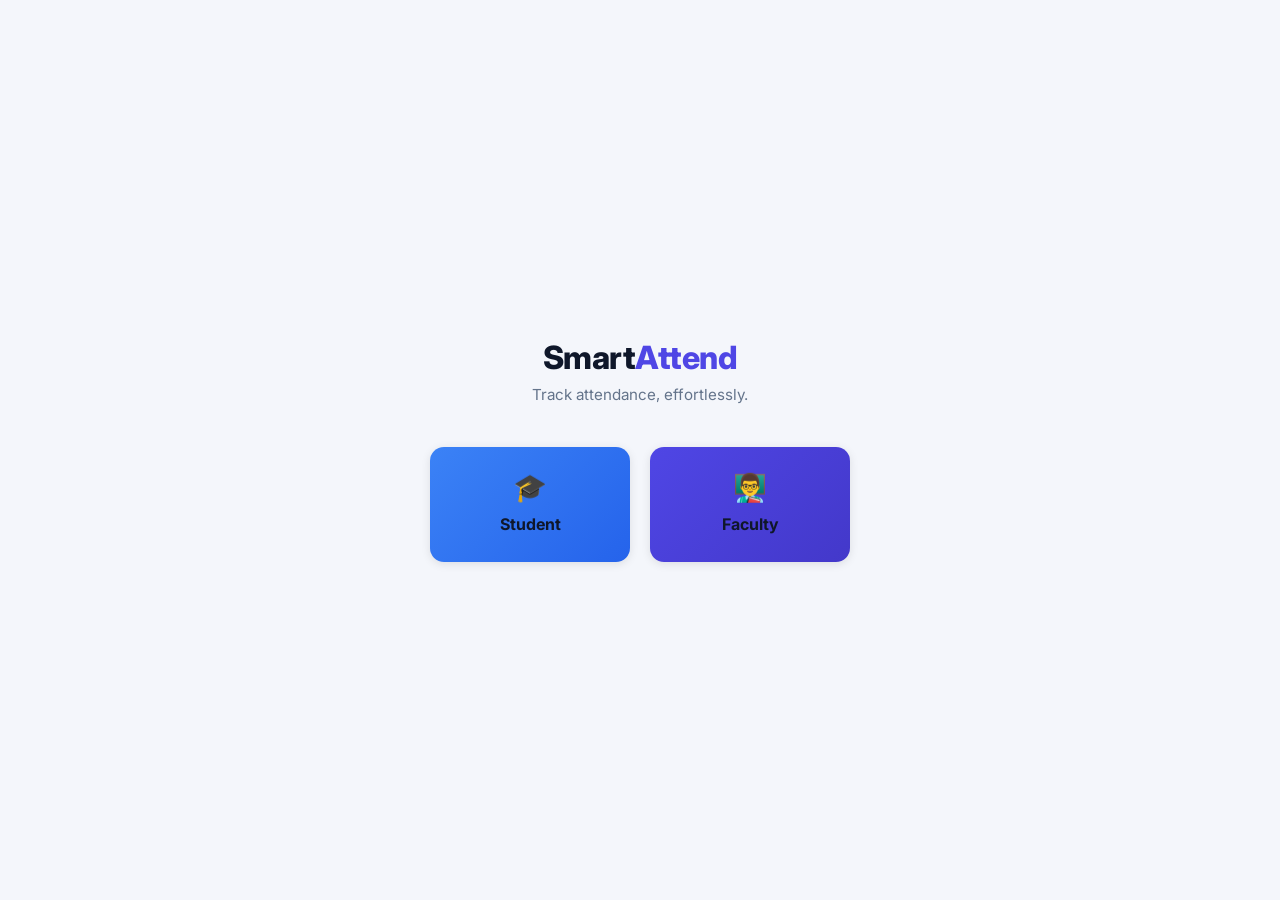
<file: index.html>
<!DOCTYPE html>
<html lang="en">

<head>
    <meta charset="UTF-8">
    <meta name="viewport" content="width=device-width, initial-scale=1.0">
    <title>Smart Attendance</title>
    <link rel="stylesheet" href="css/style.css">
    <script>
        function goLogin(role) {
            localStorage.setItem("selectedRole", role);
            window.location.href = "login.html";
        }
    </script>
</head>

<body>
    <div class="page-center">

        <div class="landing-logo">Smart<span>Attend</span></div>
        <p class="landing-sub">Track attendance, effortlessly.</p>

        <div class="role-grid">

            <div class="card blue" onclick="goLogin('student')" style="width:200px; text-align:center;">
                <span class="card-icon">🎓</span>
                <h3>Student</h3>
            </div>

            <div class="card indigo" onclick="goLogin('faculty')" style="width:200px; text-align:center;">
                <span class="card-icon">👨‍🏫</span>
                <h3>Faculty</h3>
            </div>

        </div>

    </div>
</body>

</html>
</file>
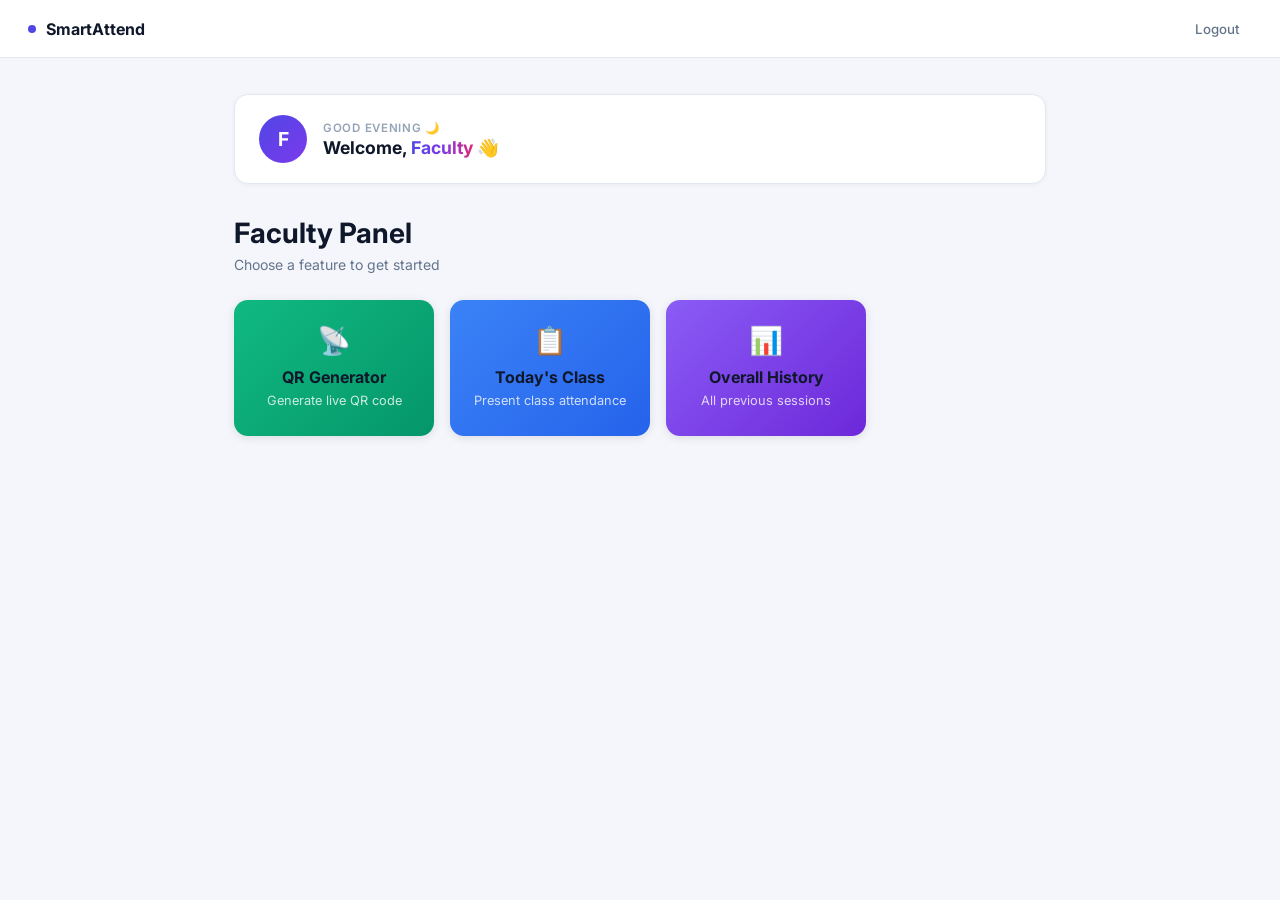
<file: faculty-dashboard.html>
<!DOCTYPE html>
<html lang="en">

<head>
    <meta charset="UTF-8">
    <meta name="viewport" content="width=device-width, initial-scale=1.0">
    <title>Faculty Panel – SmartAttend</title>
    <link rel="stylesheet" href="css/style.css">
    <script src="js/app.js" defer></script>

    <style>
        /* ── Feature panels (hidden by default) ── */
        .feature-panel {
            display: none;
            margin-top: 24px;
            animation: fadeUp 0.35s ease both;
        }

        .feature-panel.active {
            display: block;
        }

        /* ── QR display inside panel ── */
        .qr-code-box {
            font-size: 1.8rem;
            font-weight: 800;
            letter-spacing: 4px;
            color: #0f172a;
            background: #f4f6fb;
            border: 2px dashed #c7d2fe;
            border-radius: 12px;
            padding: 28px 20px;
            text-align: center;
            margin: 18px 0;
            word-break: break-all;
        }

        /* ── QR timer bar ── */
        .qr-timer-wrap {
            width: 100%;
            height: 6px;
            background: #e2e8f0;
            border-radius: 99px;
            overflow: hidden;
            margin-bottom: 8px;
        }

        @keyframes countdown {
            from {
                width: 100%;
            }

            to {
                width: 0%;
            }
        }

        .qr-timer-bar {
            height: 100%;
            background: linear-gradient(90deg, #4f46e5, #db2777);
            border-radius: 99px;
            width: 100%;
            animation: countdown 10s linear forwards;
        }

        .qr-timer-label {
            font-size: 0.75rem;
            color: #94a3b8;
            margin-bottom: 16px;
        }

        /* ── "Generate QR" action button ── */
        .action-btn {
            display: inline-flex;
            align-items: center;
            gap: 8px;
            padding: 10px 20px;
            border-radius: 9px;
            font-size: 0.875rem;
            font-weight: 600;
            cursor: pointer;
            border: none;
            font-family: 'Inter', sans-serif;
            transition: transform 0.18s, box-shadow 0.18s;
            background: #4f46e5;
            color: white;
            box-shadow: 0 2px 10px rgba(79, 70, 229, 0.25);
            width: auto;
            animation: none;
        }

        .action-btn:hover {
            transform: translateY(-2px);
            box-shadow: 0 6px 16px rgba(79, 70, 229, 0.35);
        }

        /* ── Section tab switcher ── */
        .tabs {
            display: flex;
            gap: 8px;
            margin-bottom: 24px;
            flex-wrap: wrap;
        }

        .tab-btn {
            padding: 9px 18px;
            border-radius: 9px;
            border: 1.5px solid #e2e8f0;
            background: #fff;
            font-size: 0.85rem;
            font-weight: 600;
            color: #64748b;
            cursor: pointer;
            font-family: 'Inter', sans-serif;
            transition: all 0.18s;
            animation: none;
            width: auto;
            box-shadow: none;
        }

        .tab-btn:hover {
            border-color: #4f46e5;
            color: #4f46e5;
            transform: none;
        }

        .tab-btn.active {
            background: #4f46e5;
            border-color: #4f46e5;
            color: #fff;
            box-shadow: 0 2px 10px rgba(79, 70, 229, 0.3);
        }

        /* ── Stat chips on attendance panels ── */
        .stat-row {
            display: flex;
            gap: 12px;
            flex-wrap: wrap;
            margin-bottom: 20px;
        }

        .stat-chip {
            flex: 1;
            min-width: 100px;
            background: #f8fafc;
            border: 1px solid #e2e8f0;
            border-radius: 12px;
            padding: 16px;
            text-align: center;
        }

        .stat-chip .stat-num {
            font-size: 2rem;
            font-weight: 700;
            color: #0f172a;
            line-height: 1;
        }

        .stat-chip .stat-label {
            font-size: 0.72rem;
            color: #94a3b8;
            margin-top: 4px;
            text-transform: uppercase;
            letter-spacing: 0.5px;
        }

        /* ── Session group headers in overall history ── */
        .session-header {
            background: #f1f5f9;
            font-size: 0.78rem;
            font-weight: 700;
            color: #475569;
            text-transform: uppercase;
            letter-spacing: 0.5px;
        }

        .session-header td {
            padding: 8px 16px;
            border-bottom: 1px solid #e2e8f0;
        }
    </style>
</head>

<body>

    <nav class="navbar">
        <a class="navbar-brand" href="index.html">
            <span class="dot"></span> SmartAttend
        </a>
        <div class="navbar-actions">
            <a class="navbar-link danger" href="index.html" onclick="logout()">Logout</a>
        </div>
    </nav>

    <div class="main">

        <!-- Welcome Banner -->
        <div class="welcome">
            <div class="welcome-avatar" id="avatarInitial">F</div>
            <div class="welcome-body">
                <div class="greeting" id="greetingText">Good Morning ☀️</div>
                <div class="name">Welcome, <span id="facultyName">Faculty</span> 👋</div>
            </div>
        </div>

        <!-- Section header -->
        <div class="section-header">
            <h1>Faculty Panel</h1>
            <p>Choose a feature to get started</p>
        </div>

        <!-- Feature Cards (clickable) -->
        <div class="grid" style="margin-bottom: 32px;">

            <div class="card green" onclick="showFeature('qr')" id="card-qr" style="text-align:center; width:200px;">
                <span class="card-icon">📡</span>
                <h3>QR Generator</h3>
                <p>Generate live QR code</p>
            </div>

            <div class="card blue" onclick="showFeature('present')" id="card-present"
                style="text-align:center; width:200px;">
                <span class="card-icon">📋</span>
                <h3>Today's Class</h3>
                <p>Present class attendance</p>
            </div>

            <div class="card purple" onclick="showFeature('overall')" id="card-overall"
                style="text-align:center; width:200px;">
                <span class="card-icon">📊</span>
                <h3>Overall History</h3>
                <p>All previous sessions</p>
            </div>

        </div>

        <!-- ══════════════════════════════════════════
             FEATURE 1 — QR Code Generator
             ══════════════════════════════════════════ -->
        <div class="feature-panel panel" id="panel-qr">
            <div
                style="display:flex; align-items:center; justify-content:space-between; flex-wrap:wrap; gap:12px; margin-bottom:4px;">
                <div>
                    <h2>📡 Live QR Code</h2>
                    <p style="margin-top:2px;">Click <strong>Generate</strong> to start a new session. The code
                        refreshes every 10 s.</p>
                </div>
                <button class="action-btn" onclick="startQRSession()">▶ Generate QR</button>
            </div>

            <!-- Timer bar -->
            <div id="qr-timer-wrap" class="qr-timer-wrap" style="display:none;">
                <div class="qr-timer-bar" id="qr-timer-bar"></div>
            </div>
            <div class="qr-timer-label" id="qr-timer-label"></div>

            <!-- QR display -->
            <div class="qr-code-box" id="qr-display">— Press Generate —</div>

            <p class="text-muted" id="qr-session-time"></p>
        </div>

        <!-- ══════════════════════════════════════════
             FEATURE 2 — Present Class Attendance
             ══════════════════════════════════════════ -->
        <div class="feature-panel panel" id="panel-present">
            <h2>📋 Today's Attendance</h2>
            <p style="margin-top:2px; margin-bottom:20px;">Students who marked attendance in the current session.</p>

            <!-- Stats -->
            <div class="stat-row">
                <div class="stat-chip">
                    <div class="stat-num" id="stat-present">0</div>
                    <div class="stat-label">Present</div>
                </div>
                <div class="stat-chip">
                    <div class="stat-num" id="stat-date">—</div>
                    <div class="stat-label">Date</div>
                </div>
            </div>

            <div class="table-wrap">
                <table>
                    <thead>
                        <tr>
                            <th>#</th>
                            <th>Student Name</th>
                            <th>Status</th>
                            <th>Time</th>
                        </tr>
                    </thead>
                    <tbody id="present-table"></tbody>
                </table>
            </div>
        </div>

        <!-- ══════════════════════════════════════════
             FEATURE 3 — Overall Attendance History
             ══════════════════════════════════════════ -->
        <div class="feature-panel panel" id="panel-overall">
            <h2>📊 Overall Attendance History</h2>
            <p style="margin-top:2px; margin-bottom:20px;">Attendance records across all sessions.</p>

            <!-- Summary stats -->
            <div class="stat-row">
                <div class="stat-chip">
                    <div class="stat-num" id="ov-sessions">0</div>
                    <div class="stat-label">Sessions</div>
                </div>
                <div class="stat-chip">
                    <div class="stat-num" id="ov-total">0</div>
                    <div class="stat-label">Total Entries</div>
                </div>
            </div>

            <div class="table-wrap">
                <table>
                    <thead>
                        <tr>
                            <th>Date</th>
                            <th>Student Name</th>
                            <th>Status</th>
                        </tr>
                    </thead>
                    <tbody id="overall-table"></tbody>
                </table>
            </div>
        </div>

    </div><!-- .main -->

    <script>
        /* ── Init ── */
        function logout() { localStorage.clear(); }

        const name = localStorage.getItem("user") || "Faculty";
        document.getElementById("facultyName").textContent = name;
        document.getElementById("avatarInitial").textContent = name.charAt(0).toUpperCase();

        const h = new Date().getHours();
        document.getElementById("greetingText").textContent =
            h < 12 ? "Good Morning ☀️" :
                h < 17 ? "Good Afternoon 🌤️" : "Good Evening 🌙";

        /* ── Tab switching ── */
        let activePanel = null;

        function showFeature(id) {
            // Hide all panels
            document.querySelectorAll(".feature-panel").forEach(p => p.classList.remove("active"));
            // Remove card highlight
            document.querySelectorAll(".grid .card").forEach(c => c.style.opacity = "1");

            if (activePanel === id) {
                // Toggle off
                activePanel = null;
                return;
            }

            activePanel = id;
            document.getElementById("panel-" + id).classList.add("active");
            document.getElementById("card-" + id).style.opacity = "0.85";

            // Load data for the opened panel
            if (id === "present") loadPresentAttendance();
            if (id === "overall") loadOverallHistory();
        }

        /* ══════════════════════════════════════
           FEATURE 1 — QR Generator
           ══════════════════════════════════════ */
        let qrInterval = null;
        let timerAnimation = null;

        function startQRSession() {
            // Clear any existing interval
            if (qrInterval) clearInterval(qrInterval);

            generateAndShow();
            qrInterval = setInterval(generateAndShow, 10000);
        }

        function generateAndShow() {
            const code = "CLASS-" + Math.floor(Math.random() * 90000 + 10000);
            document.getElementById("qr-display").textContent = code;
            localStorage.setItem("activeQR", code);
            localStorage.setItem("qrTime", Date.now());
            localStorage.setItem("activeSession", new Date().toLocaleDateString());

            // Show session time
            document.getElementById("qr-session-time").textContent =
                "Generated at " + new Date().toLocaleTimeString() + " · refreshes every 10 s";

            // Restart timer bar animation
            const wrap = document.getElementById("qr-timer-wrap");
            const bar = document.getElementById("qr-timer-bar");
            wrap.style.display = "block";
            document.getElementById("qr-timer-label").textContent = "Next refresh in 10 seconds";

            // Re-trigger animation
            bar.style.animation = "none";
            bar.offsetWidth;  // reflow
            bar.style.animation = "countdown 10s linear forwards";
        }

        /* ══════════════════════════════════════
           FEATURE 2 — Present Class Attendance
           ══════════════════════════════════════ */
        function loadPresentAttendance() {
            const today = new Date().toLocaleDateString();
            const records = JSON.parse(localStorage.getItem("attendance") || "[]");
            const todayRecords = records.filter(r => r.date === today);

            const tbody = document.getElementById("present-table");
            tbody.innerHTML = "";

            document.getElementById("stat-present").textContent = todayRecords.length;
            document.getElementById("stat-date").textContent = today;

            if (todayRecords.length === 0) {
                tbody.innerHTML = `<tr><td colspan="4" class="no-records">No students marked present today.</td></tr>`;
                return;
            }

            todayRecords.forEach((r, i) => {
                tbody.innerHTML += `<tr>
                    <td>${i + 1}</td>
                    <td>${r.name || localStorage.getItem("user") || "Student"}</td>
                    <td><span class="badge badge-green">${r.status}</span></td>
                    <td>${r.time || "—"}</td>
                </tr>`;
            });
        }

        /* ══════════════════════════════════════
           FEATURE 3 — Overall History
           ══════════════════════════════════════ */
        function loadOverallHistory() {
            const records = JSON.parse(localStorage.getItem("attendance") || "[]");
            const tbody = document.getElementById("overall-table");
            tbody.innerHTML = "";

            // Group by date
            const grouped = {};
            records.forEach(r => {
                if (!grouped[r.date]) grouped[r.date] = [];
                grouped[r.date].push(r);
            });

            const dates = Object.keys(grouped).sort((a, b) => new Date(b) - new Date(a));

            document.getElementById("ov-sessions").textContent = dates.length;
            document.getElementById("ov-total").textContent = records.length;

            if (dates.length === 0) {
                tbody.innerHTML = `<tr><td colspan="3" class="no-records">No sessions recorded yet.</td></tr>`;
                return;
            }

            dates.forEach(date => {
                // Session header row
                tbody.innerHTML += `<tr class="session-header">
                    <td colspan="3">📅 ${date} &nbsp;·&nbsp; ${grouped[date].length} student(s)</td>
                </tr>`;

                grouped[date].forEach((r, i) => {
                    tbody.innerHTML += `<tr>
                        <td>${date}</td>
                        <td>${r.name || localStorage.getItem("user") || "Student"}</td>
                        <td><span class="badge badge-green">${r.status}</span></td>
                    </tr>`;
                });
            });
        }
    </script>

</body>

</html>
</file>
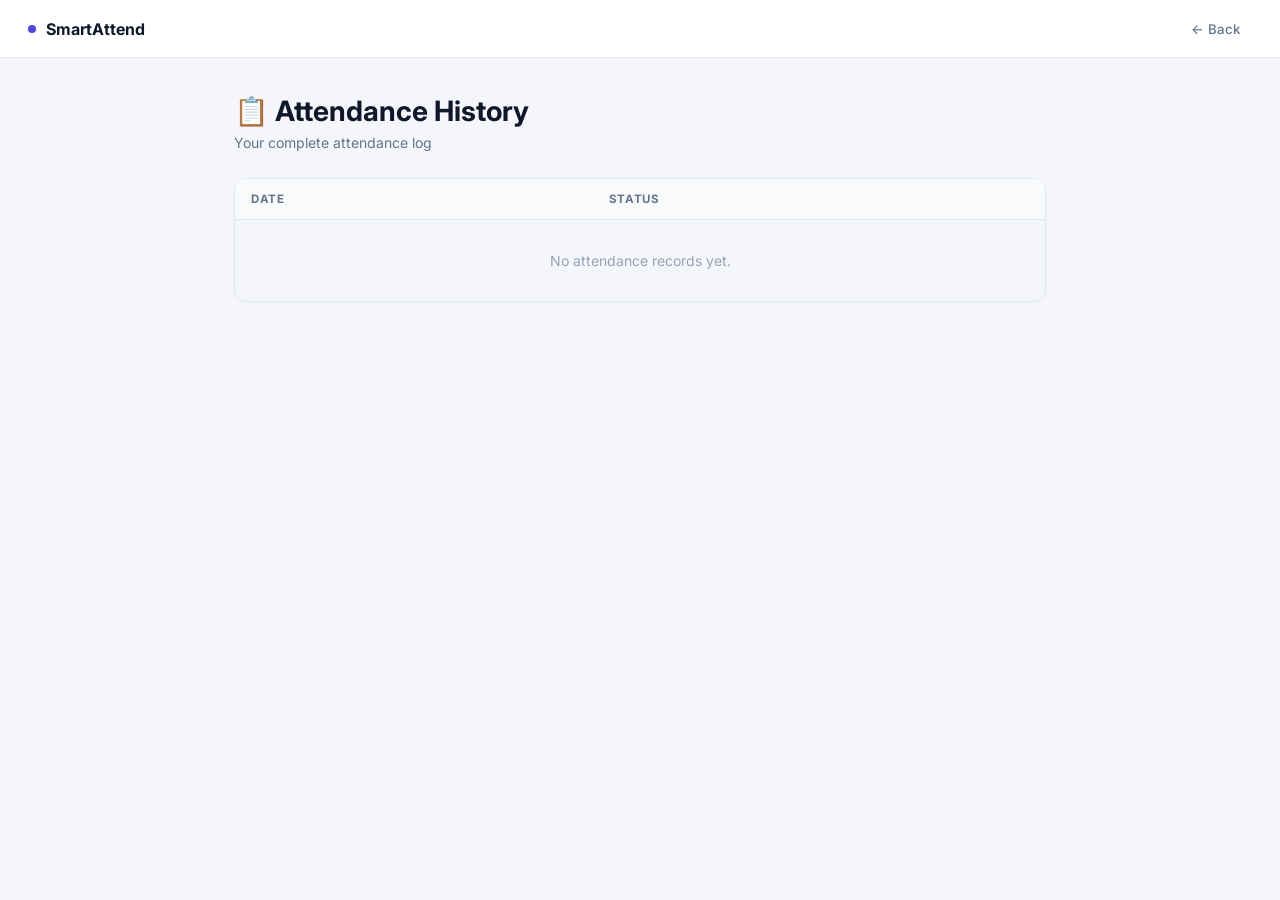
<file: history.html>
<!DOCTYPE html>
<html lang="en">
<head>
    <meta charset="UTF-8">
    <meta name="viewport" content="width=device-width, initial-scale=1.0">
    <title>Attendance History – SmartAttend</title>
    <link rel="stylesheet" href="css/style.css">
    <script src="js/app.js" defer></script>
</head>
<body onload="loadHistory()">

    <nav class="navbar">
        <a class="navbar-brand" href="student-dashboard.html">
            <span class="dot"></span> SmartAttend
        </a>
        <div class="navbar-actions">
            <a class="navbar-link" href="student-dashboard.html">← Back</a>
        </div>
    </nav>

    <div class="main">

        <div class="section-header">
            <h1>📋 Attendance History</h1>
            <p>Your complete attendance log</p>
        </div>

        <div class="table-wrap">
            <table>
                <thead>
                    <tr>
                        <th>Date</th>
                        <th>Status</th>
                    </tr>
                </thead>
                <tbody id="historyTable"></tbody>
            </table>
        </div>

    </div>

</body>
</html>
</file>
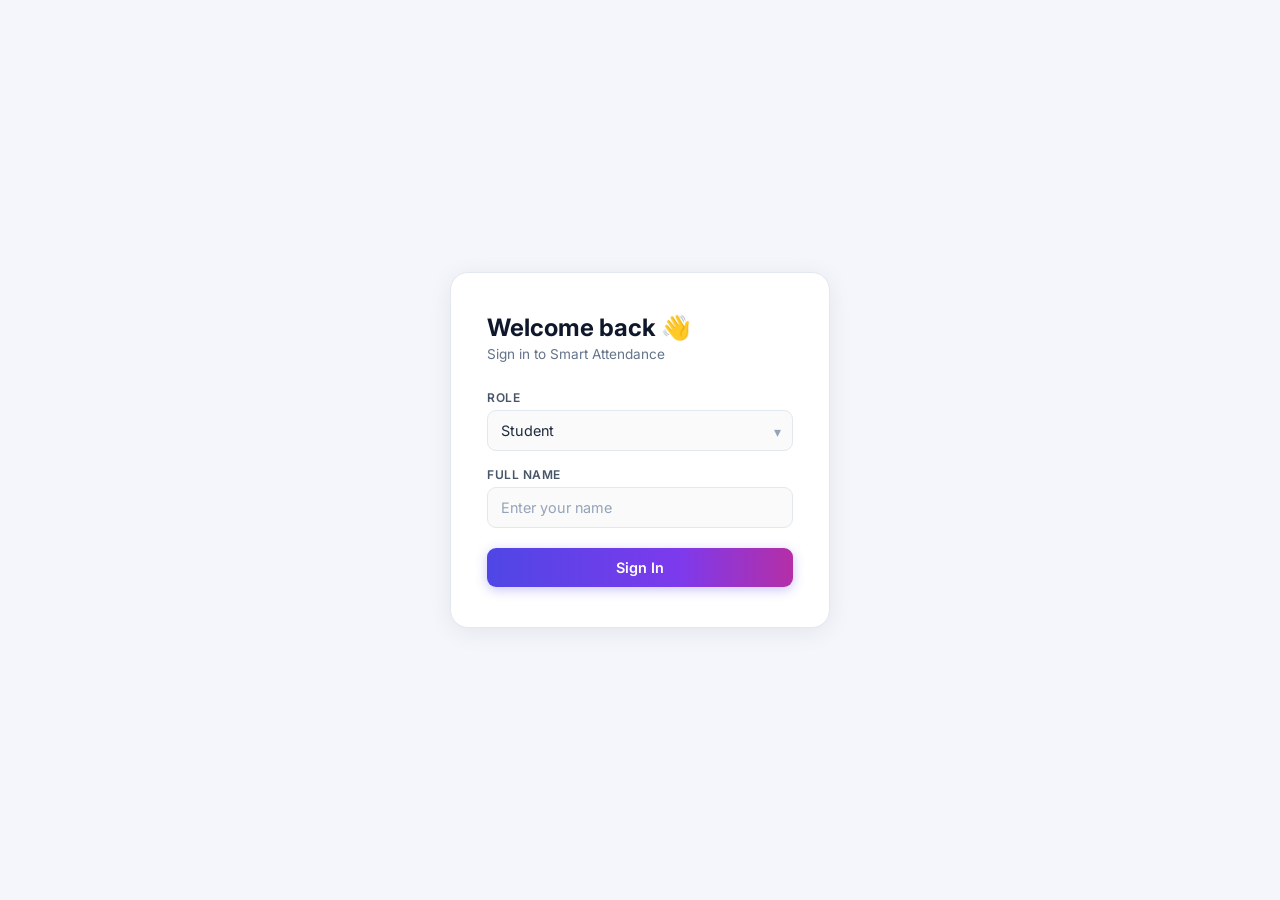
<file: login.html>
<!DOCTYPE html>
<html lang="en">
<head>
    <meta charset="UTF-8">
    <meta name="viewport" content="width=device-width, initial-scale=1.0">
    <title>Login – SmartAttend</title>
    <link rel="stylesheet" href="css/style.css">
    <script src="js/app.js" defer></script>
</head>
<body>
    <div class="page-center">
        <div class="form-card">

            <div class="form-title">Welcome back 👋</div>
            <div class="form-subtitle">Sign in to Smart Attendance</div>

            <div class="field">
                <label for="role">Role</label>
                <div class="select-wrap">
                    <select id="role">
                        <option value="student">Student</option>
                        <option value="faculty">Faculty</option>
                    </select>
                </div>
            </div>

            <div class="field">
                <label for="username">Full Name</label>
                <input type="text" id="username" placeholder="Enter your name">
            </div>

            <button onclick="login()">Sign In</button>

        </div>
    </div>

    <script>
        // Pre-select the role chosen on the landing page
        const saved = localStorage.getItem("selectedRole");
        if (saved) document.getElementById("role").value = saved;
    </script>
</body>
</html>
</file>
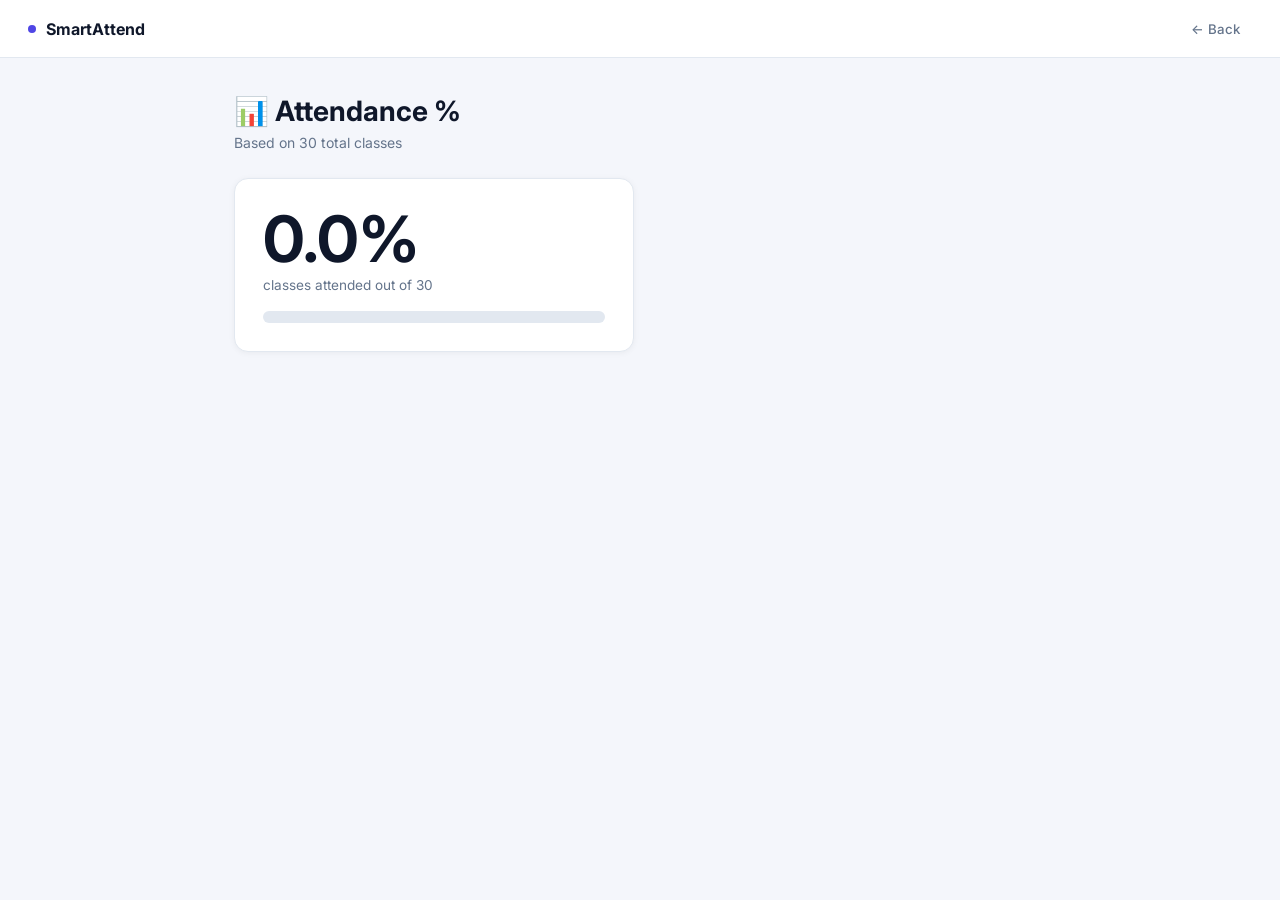
<file: percentage.html>
<!DOCTYPE html>
<html lang="en">
<head>
    <meta charset="UTF-8">
    <meta name="viewport" content="width=device-width, initial-scale=1.0">
    <title>Attendance % – SmartAttend</title>
    <link rel="stylesheet" href="css/style.css">
    <script src="js/app.js" defer></script>
</head>
<body onload="loadPercentage()">

    <nav class="navbar">
        <a class="navbar-brand" href="student-dashboard.html">
            <span class="dot"></span> SmartAttend
        </a>
        <div class="navbar-actions">
            <a class="navbar-link" href="student-dashboard.html">← Back</a>
        </div>
    </nav>

    <div class="main">

        <div class="section-header">
            <h1>📊 Attendance %</h1>
            <p>Based on 30 total classes</p>
        </div>

        <div class="panel" style="max-width: 400px;">
            <div class="percent-value" id="percent">—</div>
            <div class="percent-label">classes attended out of 30</div>
            <div class="progress-wrap">
                <div class="progress-bar" id="percentBar"></div>
            </div>
        </div>

    </div>

</body>
</html>
</file>
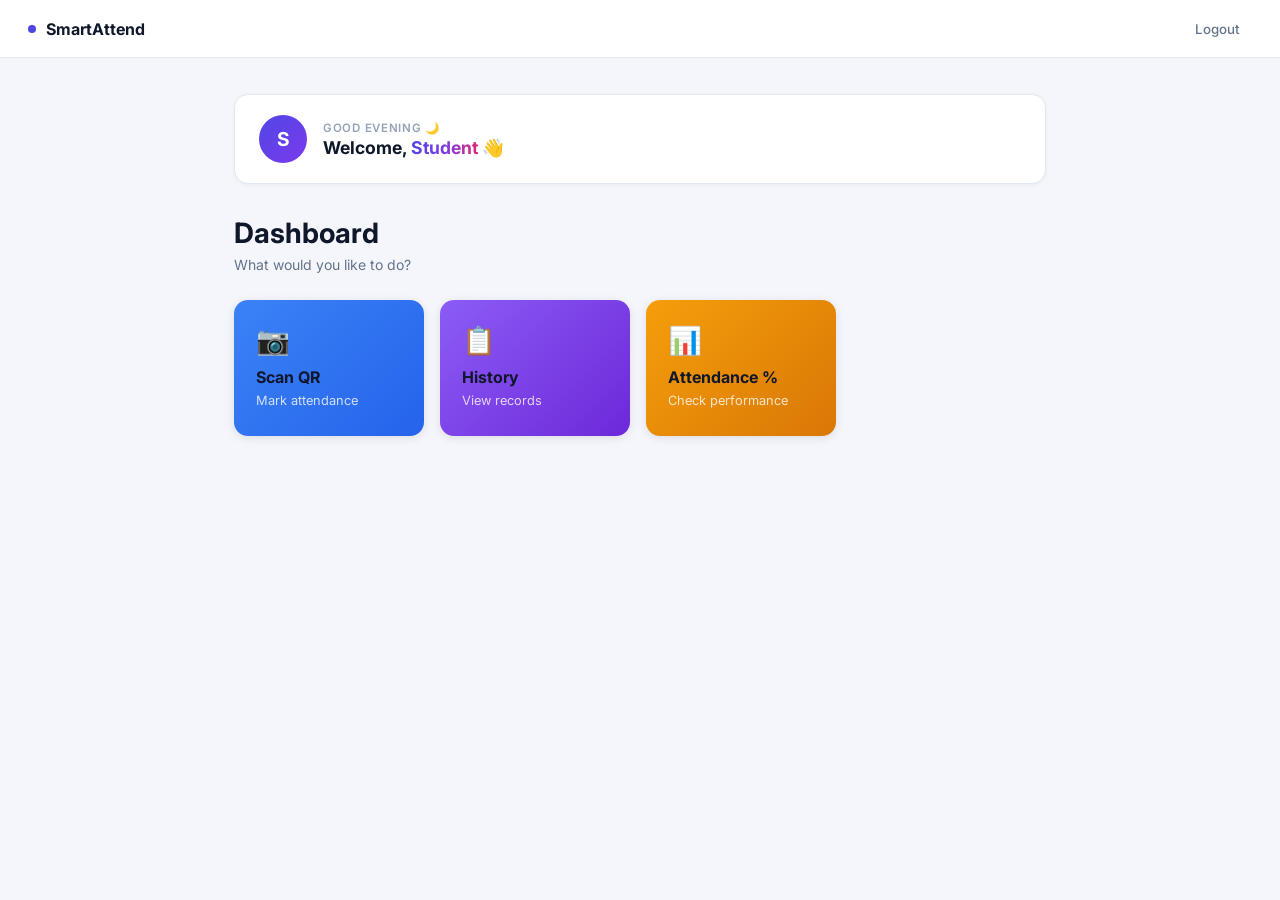
<file: student-dashboard.html>
<!DOCTYPE html>
<html lang="en">

<head>
    <meta charset="UTF-8">
    <meta name="viewport" content="width=device-width, initial-scale=1.0">
    <title>Student Dashboard – SmartAttend</title>
    <link rel="stylesheet" href="css/style.css">
</head>

<body>

    <nav class="navbar">
        <a class="navbar-brand" href="index.html">
            <span class="dot"></span> SmartAttend
        </a>
        <div class="navbar-actions">
            <a class="navbar-link danger" href="index.html" onclick="logout()">Logout</a>
        </div>
    </nav>

    <div class="main">

        <!-- Welcome Banner -->
        <div class="welcome">
            <div class="welcome-avatar" id="avatarInitial">S</div>
            <div class="welcome-body">
                <div class="greeting" id="greetingText">Good Morning ☀️</div>
                <div class="name">Welcome, <span id="studentName">Student</span> 👋</div>
            </div>
        </div>

        <!-- Section header -->
        <div class="section-header">
            <h1>Dashboard</h1>
            <p>What would you like to do?</p>
        </div>

        <!-- Cards -->
        <div class="grid">
            <div class="card blue" onclick="location.href='scan.html'">
                <span class="card-icon">📷</span>
                <h3>Scan QR</h3>
                <p>Mark attendance</p>
            </div>
            <div class="card purple" onclick="location.href='history.html'">
                <span class="card-icon">📋</span>
                <h3>History</h3>
                <p>View records</p>
            </div>
            <div class="card orange" onclick="location.href='percentage.html'">
                <span class="card-icon">📊</span>
                <h3>Attendance %</h3>
                <p>Check performance</p>
            </div>
        </div>

    </div>

    <script>
        function logout() { localStorage.clear(); }

        const name = localStorage.getItem("user") || "Student";
        document.getElementById("studentName").textContent = name;
        document.getElementById("avatarInitial").textContent = name.charAt(0).toUpperCase();

        const h = new Date().getHours();
        document.getElementById("greetingText").textContent =
            h < 12 ? "Good Morning ☀️" :
                h < 17 ? "Good Afternoon 🌤️" : "Good Evening 🌙";
    </script>

</body>

</html>
</file>
<file: css/style.css>
/* ================================================
   Smart Attendance — Design System
   Font  : Inter (Google Fonts)
   Accent: #4f46e5 (indigo)
   BG    : #f4f6fb (cool off-white)
   ================================================ */

@import url('https://fonts.googleapis.com/css2?family=Inter:wght@400;500;600;700&display=swap');

/* ── Reset ── */
*, *::before, *::after {
    margin: 0;
    padding: 0;
    box-sizing: border-box;
}

/* ── Base ── */
html {
    font-size: 16px;
    -webkit-font-smoothing: antialiased;
}

body {
    font-family: 'Inter', sans-serif;
    background: #f4f6fb;
    color: #1e293b;
    min-height: 100vh;
}

h1 { font-size: 1.75rem; font-weight: 700; color: #0f172a; }
h2 { font-size: 1.35rem; font-weight: 700; color: #0f172a; }
h3 { font-size: 1.05rem; font-weight: 600; color: #0f172a; }
p  { font-size: 0.875rem; color: #64748b; line-height: 1.6; }

/* ── Animations ── */
@keyframes fadeUp {
    from { opacity: 0; transform: translateY(18px); }
    to   { opacity: 1; transform: translateY(0); }
}
@keyframes shimmer {
    0%   { background-position: -200% center; }
    100% { background-position:  200% center; }
}
@keyframes waterFlow {
    0%   { background-position: 0% 50%; }
    50%  { background-position: 100% 50%; }
    100% { background-position: 0% 50%; }
}
@keyframes pulse-ring {
    0%, 100% { box-shadow: 0 0 0 0   rgba(79,70,229,0.35); }
    50%       { box-shadow: 0 0 0 8px rgba(79,70,229,0); }
}

/* ================================================
   LAYOUT
   ================================================ */

/* Full-screen centred page (login / landing) */
.page-center {
    display: flex;
    flex-direction: column;
    align-items: center;
    justify-content: center;
    min-height: 100vh;
    padding: 24px;
}

/* Sticky top nav bar */
.navbar {
    display: flex;
    align-items: center;
    justify-content: space-between;
    padding: 0 28px;
    height: 58px;
    background: #ffffff;
    border-bottom: 1px solid #e2e8f0;
    position: sticky;
    top: 0;
    z-index: 200;
}

.navbar-brand {
    display: flex;
    align-items: center;
    gap: 10px;
    font-size: 1rem;
    font-weight: 700;
    color: #0f172a;
    text-decoration: none;
}

.navbar-brand .dot {
    width: 8px;
    height: 8px;
    border-radius: 50%;
    background: #4f46e5;
    display: inline-block;
}

.navbar-actions {
    display: flex;
    align-items: center;
    gap: 12px;
}

.navbar-link {
    font-size: 0.83rem;
    font-weight: 500;
    color: #64748b;
    text-decoration: none;
    padding: 6px 12px;
    border-radius: 6px;
    transition: background 0.15s, color 0.15s;
}

.navbar-link:hover {
    background: #f1f5f9;
    color: #1e293b;
}

.navbar-link.danger:hover {
    background: #fef2f2;
    color: #dc2626;
}

/* Main content wrapper */
.main {
    max-width: 860px;
    margin: 0 auto;
    padding: 36px 24px 64px;
    animation: fadeUp 0.4s ease both;
}

/* Section header */
.section-header {
    margin-bottom: 24px;
}

.section-header h1,
.section-header h2 {
    margin-bottom: 4px;
}

/* ================================================
   WELCOME BANNER
   ================================================ */
.welcome {
    display: flex;
    align-items: center;
    gap: 16px;
    background: #ffffff;
    border: 1px solid #e2e8f0;
    border-radius: 14px;
    padding: 20px 24px;
    margin-bottom: 32px;
    box-shadow: 0 1px 4px rgba(0,0,0,0.05);
}

.welcome-avatar {
    width: 48px;
    height: 48px;
    border-radius: 50%;
    background: linear-gradient(135deg, #4f46e5, #7c3aed);
    color: #fff;
    font-size: 1.2rem;
    font-weight: 700;
    display: flex;
    align-items: center;
    justify-content: center;
    flex-shrink: 0;
    animation: pulse-ring 2.5s ease-in-out infinite;
}

.welcome-body .greeting {
    font-size: 0.72rem;
    font-weight: 600;
    text-transform: uppercase;
    letter-spacing: 0.7px;
    color: #94a3b8;
    margin-bottom: 2px;
}

.welcome-body .name {
    font-size: 1.1rem;
    font-weight: 700;
    color: #0f172a;
}

.welcome-body .name span {
    background: linear-gradient(90deg, #4f46e5, #7c3aed, #db2777, #7c3aed, #4f46e5);
    background-size: 200% auto;
    -webkit-background-clip: text;
    -webkit-text-fill-color: transparent;
    background-clip: text;
    animation: shimmer 4s linear infinite;
}

.welcome-body .sub {
    font-size: 0.78rem;
    color: #94a3b8;
    margin-top: 1px;
}

/* ================================================
   CARDS
   ================================================ */
.grid {
    display: flex;
    gap: 16px;
    flex-wrap: wrap;
}

.card {
    position: relative;
    overflow: hidden;
    isolation: isolate;
    border-radius: 14px;
    padding: 24px 22px;
    color: #fff;
    cursor: pointer;
    width: 190px;
    transition: transform 0.22s ease, box-shadow 0.22s ease;
    box-shadow: 0 2px 10px rgba(0,0,0,0.10);
}

.card::before {
    content: '';
    position: absolute;
    inset: 0;
    z-index: 0;
    border-radius: inherit;
    background: linear-gradient(90deg,
        #ff0060, #ff8800, #ffe000,
        #00d4ff, #0090ff, #7b2ff7,
        #ff0060);
    background-size: 300% 300%;
    opacity: 0;
    transition: opacity 0.35s ease;
}

.card:hover::before {
    opacity: 0.65;
    animation: waterFlow 2s linear infinite;
}

.card > * { position: relative; z-index: 1; }

.card:hover {
    transform: translateY(-5px);
    box-shadow: 0 12px 28px rgba(0,0,0,0.16);
}

.card h3 { font-size: 1rem; font-weight: 700; margin-bottom: 4px; }
.card p   { color: rgba(255,255,255,0.78); font-size: 0.8rem; }
.card .card-icon { font-size: 1.7rem; margin-bottom: 10px; display: block; }

/* Colour variants */
.blue   { background: linear-gradient(135deg, #3b82f6, #2563eb); }
.green  { background: linear-gradient(135deg, #10b981, #059669); }
.purple { background: linear-gradient(135deg, #8b5cf6, #6d28d9); }
.orange { background: linear-gradient(135deg, #f59e0b, #d97706); }
.indigo { background: linear-gradient(135deg, #4f46e5, #4338ca); }

/* ================================================
   GLASS PANEL
   ================================================ */
.panel {
    background: #ffffff;
    border: 1px solid #e2e8f0;
    border-radius: 14px;
    padding: 28px;
    box-shadow: 0 1px 6px rgba(0,0,0,0.05);
}

/* ================================================
   FORM
   ================================================ */
.form-card {
    background: #ffffff;
    border: 1px solid #e2e8f0;
    border-radius: 18px;
    padding: 40px 36px;
    width: 100%;
    max-width: 380px;
    box-shadow: 0 4px 24px rgba(0,0,0,0.07);
    animation: fadeUp 0.45s ease both;
}

.form-card .form-title {
    font-size: 1.5rem;
    font-weight: 700;
    color: #0f172a;
    margin-bottom: 4px;
}

.form-card .form-subtitle {
    font-size: 0.85rem;
    color: #64748b;
    margin-bottom: 28px;
}

.field {
    display: flex;
    flex-direction: column;
    gap: 5px;
    margin-bottom: 16px;
}

.field label {
    font-size: 0.75rem;
    font-weight: 600;
    color: #475569;
    text-transform: uppercase;
    letter-spacing: 0.5px;
}

input, select {
    padding: 11px 13px;
    border: 1.5px solid #e2e8f0;
    border-radius: 9px;
    font-size: 0.9rem;
    font-family: 'Inter', sans-serif;
    background: #fafafa;
    color: #1e293b;
    outline: none;
    width: 100%;
    transition: border-color 0.2s, box-shadow 0.2s;
    appearance: none;
    -webkit-appearance: none;
}

input:focus, select:focus {
    border-color: #4f46e5;
    box-shadow: 0 0 0 3px rgba(79,70,229,0.12);
    background: #fff;
}

input::placeholder { color: #94a3b8; }

.select-wrap { position: relative; }
.select-wrap::after {
    content: '▾';
    position: absolute;
    right: 12px;
    top: 50%;
    transform: translateY(-50%);
    color: #94a3b8;
    pointer-events: none;
    font-size: 0.9rem;
}

/* ================================================
   BUTTON
   ================================================ */
.btn {
    display: inline-flex;
    align-items: center;
    justify-content: center;
    gap: 6px;
    padding: 11px 22px;
    border: none;
    border-radius: 9px;
    font-size: 0.9rem;
    font-weight: 600;
    font-family: 'Inter', sans-serif;
    cursor: pointer;
    color: #fff;
    background: linear-gradient(90deg, #4f46e5, #7c3aed, #db2777, #7c3aed, #4f46e5);
    background-size: 250% auto;
    animation: shimmer 4s linear infinite;
    box-shadow: 0 3px 12px rgba(79,70,229,0.3);
    transition: transform 0.18s, box-shadow 0.18s;
    text-decoration: none;
    width: 100%;
}

.btn:hover {
    transform: translateY(-2px);
    box-shadow: 0 6px 20px rgba(79,70,229,0.4);
}

.btn:active { transform: translateY(0); }

/* Legacy button (used by app.js onclick) */
button {
    display: inline-flex;
    align-items: center;
    justify-content: center;
    padding: 11px 22px;
    border: none;
    border-radius: 9px;
    font-size: 0.9rem;
    font-weight: 600;
    font-family: 'Inter', sans-serif;
    cursor: pointer;
    color: #fff;
    background: linear-gradient(90deg, #4f46e5, #7c3aed, #db2777, #7c3aed, #4f46e5);
    background-size: 250% auto;
    animation: shimmer 4s linear infinite;
    box-shadow: 0 3px 12px rgba(79,70,229,0.3);
    transition: transform 0.18s, box-shadow 0.18s;
    width: 100%;
    margin-top: 4px;
}

button:hover  { transform: translateY(-2px); box-shadow: 0 6px 20px rgba(79,70,229,0.4); }
button:active { transform: translateY(0); }

/* ================================================
   TABLE
   ================================================ */
.table-wrap {
    overflow-x: auto;
    border-radius: 12px;
    border: 1px solid #e2e8f0;
}

table {
    width: 100%;
    border-collapse: collapse;
    font-size: 0.875rem;
}

thead tr { background: #f8fafc; }

th {
    padding: 13px 16px;
    font-size: 0.72rem;
    font-weight: 700;
    text-transform: uppercase;
    letter-spacing: 0.6px;
    color: #64748b;
    text-align: left;
    border-bottom: 1px solid #e2e8f0;
}

td {
    padding: 13px 16px;
    border-bottom: 1px solid #f1f5f9;
    color: #334155;
}

tr:last-child td { border-bottom: none; }
tbody tr:hover td { background: #fafbff; }

/* Status badge */
.badge {
    display: inline-block;
    padding: 3px 10px;
    border-radius: 99px;
    font-size: 0.72rem;
    font-weight: 600;
}

.badge-green { background: #dcfce7; color: #16a34a; }
.badge-red   { background: #fee2e2; color: #dc2626; }

.no-records {
    text-align: center;
    padding: 32px;
    color: #94a3b8;
    font-size: 0.875rem;
}

/* ================================================
   QR BOX
   ================================================ */
.qr-display {
    font-size: 1.6rem;
    font-weight: 700;
    letter-spacing: 3px;
    color: #fff;
    background: rgba(255,255,255,0.15);
    border: 2px dashed rgba(255,255,255,0.45);
    border-radius: 10px;
    padding: 20px;
    text-align: center;
    margin: 14px 0;
    word-break: break-all;
}

/* ================================================
   PERCENTAGE
   ================================================ */
.percent-value {
    font-size: 4rem;
    font-weight: 700;
    color: #0f172a;
    line-height: 1;
    margin-bottom: 6px;
}

.percent-label {
    font-size: 0.85rem;
    color: #64748b;
    margin-bottom: 18px;
}

.progress-wrap {
    width: 100%;
    height: 12px;
    background: #e2e8f0;
    border-radius: 99px;
    overflow: hidden;
}

.progress-bar {
    height: 100%;
    width: 0%;
    background: linear-gradient(90deg, #4f46e5, #db2777);
    border-radius: 99px;
    transition: width 1.1s cubic-bezier(0.4, 0, 0.2, 1);
}

/* ================================================
   LANDING PAGE
   ================================================ */
.landing-logo {
    font-size: 2rem;
    font-weight: 800;
    color: #0f172a;
    margin-bottom: 6px;
    letter-spacing: -0.5px;
}

.landing-logo span { color: #4f46e5; }

.landing-sub {
    font-size: 0.95rem;
    color: #64748b;
    margin-bottom: 40px;
}

.role-grid {
    display: flex;
    gap: 20px;
    flex-wrap: wrap;
    justify-content: center;
}

/* ================================================
   UTILITY
   ================================================ */
.mt-8  { margin-top: 8px; }
.mt-16 { margin-top: 16px; }
.mt-24 { margin-top: 24px; }
.text-muted { color: #94a3b8; font-size: 0.82rem; }
</file>
